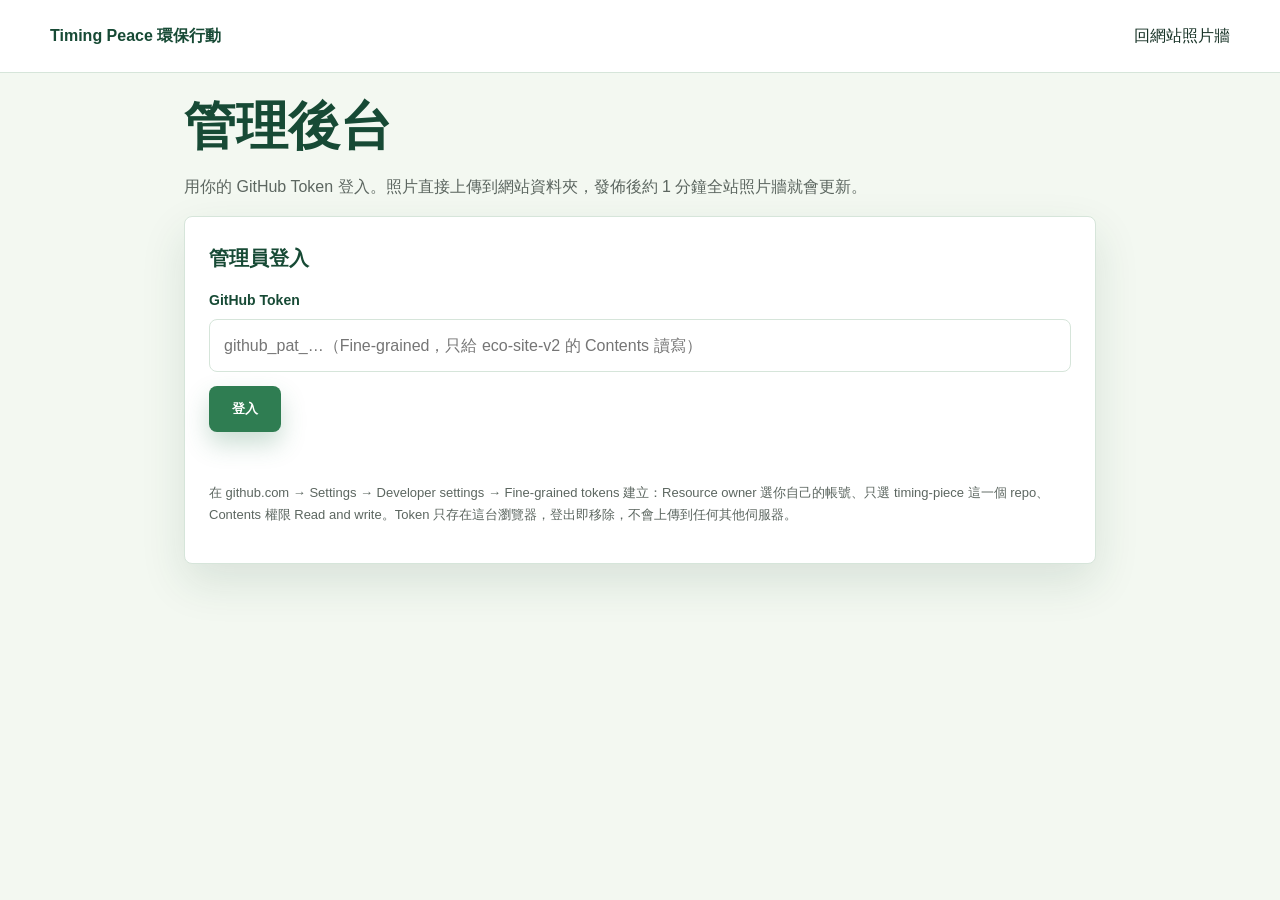
<file: admin.html>
<!DOCTYPE html>
<html lang="zh-Hant">
<head>
<meta charset="UTF-8">
<meta name="viewport" content="width=device-width, initial-scale=1.0">
<title>管理後台｜Timing Peace 環保行動</title>
<link rel="stylesheet" href="style.css">
<style>
.admin-main{max-width:960px;margin:24px auto 48px;padding:0 24px}
.admin-head h1{color:var(--forest);margin:24px 0 6px}
.admin-head p{color:#5c6660}
.admin-card{background:#fff;border:1px solid var(--line);border-radius:8px;box-shadow:var(--shadow);padding:24px;margin-bottom:20px}
.admin-card h2{color:var(--forest);font-size:20px;margin-bottom:12px}
.admin-label{display:block;font-weight:800;color:var(--forest);font-size:14px;margin:14px 0 6px}
.admin-input{width:100%;border:1px solid var(--line);border-radius:8px;padding:12px 14px;font:inherit;background:#fff;color:var(--ink)}
.admin-input:focus{outline:3px solid #b59326;outline-offset:2px;border-color:var(--leaf)}
select.admin-input{width:auto}
input[type=file].admin-input{padding:10px}
.admin-row{display:flex;gap:12px;align-items:center;border:1px solid var(--line);border-radius:8px;padding:10px}
.admin-row img{width:120px;height:90px;object-fit:cover;border-radius:6px;background:var(--mint)}
.admin-row .meta{flex:1;font-size:14px}
.admin-row .meta strong{color:var(--forest)}
.admin-msg{min-height:24px;margin-top:10px;font-weight:700}
.admin-msg.ok{color:var(--leaf)}
.admin-msg.err{color:#b3201e}
.admin-list{display:grid;gap:10px}
.small-btns{display:flex;gap:10px;margin-top:14px}
.hint{font-size:13px;color:#5c6660;margin-top:12px}
</style>
</head>
<body>
<header class="site-header" style="position:static">
  <div class="navbar">
    <a class="brand" href="index.html">Timing Peace 環保行動</a>
    <div class="nav-links"><a href="index.html#gallery">回網站照片牆</a></div>
  </div>
</header>
<main class="admin-main">
  <div class="admin-head">
    <h1>管理後台</h1>
    <p>用你的 GitHub Token 登入。照片直接上傳到網站資料夾，發佈後約 1 分鐘全站照片牆就會更新。</p>
  </div>

  <div id="login-view" class="admin-card">
    <h2>管理員登入</h2>
    <label class="admin-label" for="tok">GitHub Token</label>
    <input id="tok" class="admin-input" type="password" placeholder="github_pat_…（Fine-grained，只給 eco-site-v2 的 Contents 讀寫）" autocomplete="off">
    <div class="small-btns">
      <button class="button primary" id="login-btn" type="button">登入</button>
    </div>
    <p class="admin-msg" id="login-msg"></p>
    <p class="hint">在 github.com → Settings → Developer settings → Fine-grained tokens 建立：Resource owner 選你自己的帳號、只選 timing-piece 這一個 repo、Contents 權限 Read and write。Token 只存在這台瀏覽器，登出即移除，不會上傳到任何其他伺服器。</p>
  </div>

  <div id="admin-view" hidden>
    <div class="admin-card">
      <h2>上傳照片</h2>
      <label class="admin-label" for="file">照片檔（JPG/PNG，自動壓縮到 1400px 寬）</label>
      <input id="file" class="admin-input" type="file" accept="image/*">
      <label class="admin-label" for="cap">標題</label>
      <input id="cap" class="admin-input" type="text" placeholder="例：內湖回收日：紙箱攤平集中運">
      <label class="admin-label" for="cat">分類</label>
      <select id="cat" class="admin-input">
        <option>資源回收</option>
        <option>淨灘</option>
        <option>社區行動</option>
        <option>校園講座</option>
        <option>自然生態</option>
        <option>其他</option>
      </select>
      <label class="admin-label" for="loc">地點（可留空）</label>
      <input id="loc" class="admin-input" type="text" placeholder="例：台北市內湖區">
      <label class="admin-label" for="date">日期</label>
      <input id="date" class="admin-input" type="date">
      <div class="small-btns">
        <button class="button primary" id="up-btn" type="button">上傳並發佈</button>
        <button class="button" id="logout-btn" type="button">登出</button>
      </div>
      <p class="admin-msg" id="msg"></p>
    </div>
    <div class="admin-card">
      <h2>目前照片</h2>
      <div class="admin-list" id="list"></div>
    </div>
  </div>
</main>
<script>
const REPO='timing666xi-wq/timing-piece',API='https://api.github.com',PH='data/photos.json';
const $=(id)=>document.getElementById(id);
const token=()=>localStorage.getItem('tp_token');
const b64=(s)=>btoa(unescape(encodeURIComponent(s)));
const deb64=(s)=>decodeURIComponent(escape(atob(s.replace(/\n/g,''))));
const esc=(s)=>String(s==null?'':s).replace(/[&<>"']/g,c=>({'&':'&amp;','<':'&lt;','>':'&gt;','"':'&quot;',"'":'&#39;'}[c]));
async function api(path,opts){
  const r=await fetch(API+'/repos/'+REPO+'/contents/'+path,Object.assign({},opts,{headers:{Accept:'application/vnd.github+json','Authorization':'Bearer '+token()}}));
  return r;
}
function setMsg(el,t,ok){el.textContent=t;el.className='admin-msg '+(ok?'ok':'err');}
function show(ok){$('login-view').hidden=!ok;$('admin-view').hidden=!ok;}
async function loadList(){
  const r=await api(PH);
  if(!r.ok){setMsg($('msg'),'讀照片清單失敗：'+r.status,false);return;}
  const cc=await r.json();
  const d=JSON.parse(deb64(cc.content));
  const ps=d.photos||[];
  $('list').innerHTML=ps.length?ps.map((p,i)=>'<div class="admin-row"><img src="'+esc(p.image)+'" alt="">'+
    '<div class="meta"><strong>'+esc(p.caption)+'</strong><br>'+esc(p.category)+(p.location?'・'+esc(p.location):'')+(p.date?'・'+esc(p.date):'')+'</div>'+
    '<button class="button" type="button" data-i="'+i+'">從照片牆移除</button></div>').join(''):'<p>還沒有照片，上傳第一張吧。</p>';
  [...$('list').querySelectorAll('button')].forEach(b=>b.addEventListener('click',()=>del(+b.dataset.i)));
}
async function login(){
  const t=$('tok').value.trim();
  if(!t){setMsg($('login-msg'),'請貼上 Token',false);return;}
  localStorage.setItem('tp_token',t);
  const r=await api(PH);
  if(!r.ok){localStorage.removeItem('tp_token');setMsg($('login-msg'),'登入失敗（'+r.status+'）：Token 需對此 repo 有 Contents 讀寫權',false);return;}
  setMsg($('login-msg'),'已登入',true);show(true);loadList();
}
function scale(file){
  return new Promise(res=>{
    const img=new Image();
    img.onload=()=>{
      const w=Math.min(1400,img.width),h=Math.round(img.height*w/img.width);
      const c=document.createElement('canvas');c.width=w;c.height=h;
      c.getContext('2d').drawImage(img,0,0,w,h);
      res(c.toDataURL('image/jpeg',0.82).split(',')[1]);
      URL.revokeObjectURL(img.src);
    };
    img.onerror=()=>res(null);
    img.src=URL.createObjectURL(file);
  });
}
async function upload(){
  const f=$('file').files[0];
  if(!f){setMsg($('msg'),'請先選照片',false);return;}
  const cap=$('cap').value.trim();
  if(!cap){setMsg($('msg'),'請填標題',false);return;}
  setMsg($('msg'),'處理中…',true);
  const b=await scale(f);
  if(!b){setMsg($('msg'),'讀圖失敗，換一張 JPG/PNG',false);return;}
  const name='p'+Date.now()+'.jpg';
  const r1=await api('images/'+name,{method:'POST',body:JSON.stringify({message:'新增照片 '+cap,data:b})});
  if(!r1.ok){setMsg($('msg'),'上傳失敗：'+r1.status+' '+(await r1.text()).slice(0,120),false);return;}
  const c=await api(PH);const cc=await c.json();
  const d=JSON.parse(deb64(cc.content));
  d.photos.unshift({image:'images/'+name,caption:cap,category:$('cat').value,location:$('loc').value.trim(),date:$('date').value});
  const r2=await api(PH,{method:'PUT',body:JSON.stringify({message:'更新照片牆',sha:cc.sha,data:b64(JSON.stringify(d,null,2))})});
  if(!r2.ok){setMsg($('msg'),'清單更新失敗：'+r2.status,false);return;}
  setMsg($('msg'),'已發佈「'+cap+'」，網站約 1 分鐘後更新',true);
  $('file').value='';$('cap').value='';$('loc').value='';
  loadList();
}
async function del(i){
  const c=await api(PH);const cc=await c.json();
  const d=JSON.parse(deb64(cc.content));
  const p=d.photos.splice(i,1)[0];
  const r=await api(PH,{method:'PUT',body:JSON.stringify({message:'移除照片 '+p.caption,sha:cc.sha,data:b64(JSON.stringify(d,null,2))})});
  setMsg($('msg'),r.ok?('已從照片牆移除（檔案 '+p.image+' 留在 repo，要徹底刪請到 GitHub 刪檔）'):'移除失敗 '+r.status,r.ok);
  loadList();
}
$('login-btn').addEventListener('click',login);
$('up-btn').addEventListener('click',upload);
$('logout-btn').addEventListener('click',()=>{localStorage.removeItem('tp_token');show(false);$('tok').value='';});
if(token()){show(true);loadList();}
$('date').valueAsDate=new Date();
</script>
</body>
</html>
</file>
<file: style.css>
:root{
  --forest:#174a35; --leaf:#2f7d52; --mint:#dcefe3; --sage:#f3f8f1;
  --earth:#8a6f45; --ink:#183327; --muted:#60756b; --white:#fff; --line:#d6e5da;
  --paper:#ffffff; --plastic:#f4c531; --metal:#2b6cb0; --glass:#2f9e44; --other:#805ad5;
  --shadow:0 18px 45px rgba(23,74,53,.12);
}
*{box-sizing:border-box}
html{scroll-behavior:smooth;scroll-padding-top:92px}
body{margin:0;font-family:Arial,"Microsoft JhengHei","PingFang TC",sans-serif;background:var(--sage);color:var(--ink);line-height:1.7}
a{color:inherit;text-decoration:none}
h1,h2,h3{margin-top:0}
/* header */
.site-header{position:sticky;top:0;z-index:10;background:rgba(255,255,255,.96);border-bottom:1px solid var(--line);backdrop-filter:blur(14px)}
.navbar{width:min(1180px,calc(100% - 40px));min-height:72px;margin:0 auto;display:flex;align-items:center;justify-content:space-between;gap:16px}
.brand{display:inline-flex;align-items:center;gap:10px;font-weight:800;color:var(--forest)}
.brand-mark{width:36px;height:36px;display:inline-grid;place-items:center;border-radius:50%;background:var(--forest);color:#fff}
.nav-menu{margin:0;padding:0;display:flex;gap:20px;list-style:none;color:var(--muted);font-size:14px;font-weight:700}
.nav-menu a:hover{color:var(--leaf)}
.nav-cta{min-height:46px;display:inline-flex;align-items:center;border-radius:8px;padding:10px 16px;background:var(--leaf);color:#fff;font-weight:800;border:1px solid transparent;cursor:pointer}
.nav-cta:hover{background:var(--forest)}
.nav-toggle{width:42px;height:42px;display:none;border:1px solid var(--line);border-radius:8px;background:#fff;padding:9px;cursor:pointer}
.nav-toggle span{display:block;height:2px;margin:5px 0;background:var(--forest);border-radius:999px}
/* hero */
.hero{min-height:560px;display:flex;align-items:center;background:linear-gradient(90deg,rgba(23,74,53,.94),rgba(23,74,53,.7),rgba(47,125,82,.45)),radial-gradient(circle at 85% 20%,rgba(244,197,49,.25),transparent 45%);color:#fff}
.hero-inner{width:min(1180px,calc(100% - 40px));margin:0 auto;padding:64px 0;display:grid;grid-template-columns:1.2fr 1fr;gap:40px;align-items:center}
.eyebrow{margin:0 0 12px;color:#cdebd2;font-size:14px;font-weight:800}
h1{font-size:52px;line-height:1.15;margin-bottom:18px}
.hero-text{max-width:620px;margin-bottom:26px;color:rgba(255,255,255,.9);font-size:18px}
.hero-actions{display:flex;gap:14px;flex-wrap:wrap}
.button{min-height:46px;display:inline-flex;align-items:center;justify-content:center;border-radius:8px;padding:12px 22px;font-weight:800;cursor:pointer;border:1px solid transparent;transition:transform .2s}
.button:hover{transform:translateY(-2px)}
.button.primary{background:var(--leaf);color:#fff;box-shadow:0 12px 24px rgba(47,125,82,.25)}
.button.primary:hover{background:var(--forest)}
.button.ghost{border-color:rgba(255,255,255,.65);color:#fff;background:rgba(255,255,255,.12)}
/* 五桶插畫 */
.bins{display:flex;gap:12px;flex-wrap:wrap;justify-content:center}
.bin{width:96px;text-align:center}
.bin-lid{height:14px;border-radius:10px 10px 3px 3px;margin-bottom:2px}
.bin-body{height:110px;border-radius:6px;display:grid;place-items:center;color:#fff;font-weight:900;font-size:24px;box-shadow:var(--shadow)}
.bin-label{font-size:13px;font-weight:800;margin-top:6px;color:#fff}
.bin.paper .bin-lid{background:#c9c9c9}.bin.paper .bin-body{background:#fff;color:#333;border:2px solid #c9c9c9}
.bin.plastic .bin-lid{background:#d9a817}.bin.plastic .bin-body{background:var(--plastic);color:#4a3300}
.bin.metal .bin-lid{background:#1d4f7e}.bin.metal .bin-body{background:var(--metal)}
.bin.glass .bin-lid{background:#227332}.bin.glass .bin-body{background:var(--glass)}
.bin.other .bin-lid{background:#5c3ea9}.bin.other .bin-body{background:var(--other)}
/* sections */
.section{width:min(1180px,calc(100% - 40px));margin:0 auto;padding:80px 0}
.section-heading{max-width:720px;margin:0 auto 34px;text-align:center}
.section-heading h2{color:var(--forest);font-size:36px;margin-bottom:12px}
.section-heading p{color:var(--muted)}
/* 分類卡 */
.guide-grid{display:grid;grid-template-columns:repeat(auto-fit,minmax(200px,1fr));gap:18px}
.guide-card{border:1px solid var(--line);border-radius:8px;background:#fff;overflow:hidden;box-shadow:var(--shadow)}
.guide-head{padding:12px 16px;font-weight:900;display:flex;align-items:center;gap:10px}
.guide-head .dot{width:18px;height:18px;border-radius:4px;border:1px solid rgba(0,0,0,.25)}
.guide-body{padding:16px;font-size:14px}
.guide-body h3{font-size:16px;color:var(--forest);margin-bottom:6px}
.guide-body ul{margin:0 0 10px;padding-left:18px}
.guide-body .no li{list-style:square}
.guide-tip{border-top:1px dashed var(--line);padding-top:10px;color:var(--muted);font-size:13px}
.guide-paper .guide-head{color:#333}.guide-paper .dot{background:#fff}
.guide-plastic .guide-head{color:#4a3300}.guide-plastic .dot{background:var(--plastic)}
.guide-metal .guide-head{background:var(--metal);color:#fff}.guide-metal .dot{background:var(--metal)}
.guide-glass .guide-head{background:var(--glass);color:#fff}.guide-glass .dot{background:var(--glass)}
.guide-other .guide-head{background:var(--other);color:#fff}.guide-other .dot{background:var(--other)}
/* 四碼查詢 */
.codes-section{background:var(--forest);color:#fff}
.codes-inner{width:min(1180px,calc(100% - 40px));margin:0 auto;padding:76px 0;display:grid;grid-template-columns:1fr 1fr;gap:44px;align-items:center}
.codes-inner h2{font-size:34px;margin-bottom:12px}
.codes-inner p{opacity:.88}
.code-explain{display:flex;gap:10px;flex-wrap:wrap;margin-top:18px}
.chip{padding:8px 14px;border-radius:999px;background:rgba(255,255,255,.14);border:1px solid rgba(255,255,255,.3);font-weight:800;font-size:14px;cursor:pointer}
.chip:hover{background:rgba(255,255,255,.28)}
.code-card{background:#fff;color:var(--ink);border-radius:8px;padding:26px;box-shadow:var(--shadow)}
.code-input{width:100%;border:2px solid var(--line);border-radius:8px;padding:14px 16px;font:inherit;font-size:18px;font-weight:800;color:var(--forest)}
.code-input:focus{outline:3px solid #b59326;outline-offset:2px;border-color:var(--leaf)}
.code-result{margin-top:16px;min-height:120px}
.code-result .cr-head{display:flex;align-items:center;gap:10px;font-size:20px;font-weight:900;color:var(--forest)}
.code-result .cr-bin{width:44px;height:44px;border-radius:8px;display:inline-grid;place-items:center;color:#fff;font-size:12px;font-weight:900}
.code-result p{font-size:14px;color:var(--muted);margin:6px 0}
.code-result .cr-code{font-size:14px;color:var(--ink)}
/* 數據 */
.stats-grid{display:grid;grid-template-columns:repeat(4,1fr);gap:16px}
.stat-item{min-height:130px;padding:22px;border:1px solid var(--line);border-radius:8px;background:#fff;box-shadow:var(--shadow)}
.stat-item strong{display:block;font-size:32px;color:var(--forest);line-height:1.2}
.stat-item span{color:var(--muted);font-size:14px}
/* 活動 */
.event-grid{display:grid;grid-template-columns:repeat(3,1fr);gap:18px}
.event-card{border:1px solid var(--line);border-radius:8px;background:#fff;box-shadow:var(--shadow);padding:20px}
.event-date{width:56px;height:56px;border-radius:8px;background:var(--forest);color:#fff;display:grid;place-items:center;font-weight:900;margin-bottom:12px;line-height:1.1;text-align:center}
.event-card h3{font-size:18px;color:var(--forest);margin-bottom:6px}
.event-card p{font-size:14px;color:var(--muted)}
.event-card .button{margin-top:12px;padding:8px 16px;min-height:38px}
/* 清單 */
.checklist{display:grid;grid-template-columns:1fr 1fr;gap:12px}
.check-item{display:flex;gap:10px;align-items:flex-start;background:#fff;border:1px solid var(--line);border-radius:8px;padding:14px;font-size:15px}
.check-item input{width:18px;height:18px;margin-top:2px;accent-color:var(--leaf)}
.progress{margin-top:20px}
.progress-bar{height:12px;border-radius:999px;background:var(--mint);overflow:hidden}
.progress-fill{height:100%;width:0;background:var(--leaf);transition:width .3s}
.progress p{font-size:14px;color:var(--muted)}
/* CTA band */
.cta-band{background:linear-gradient(90deg,rgba(23,74,53,.94),rgba(47,125,82,.8));color:#fff}
.cta-inner{width:min(960px,calc(100% - 40px));margin:0 auto;padding:70px 0;text-align:center}
.cta-inner h2{font-size:32px;margin-bottom:14px}
.cta-inner p{opacity:.88;margin-bottom:22px}
/* footer */
.site-footer{background:#102c20;color:rgba(255,255,255,.82)}
.footer-grid{width:min(1180px,calc(100% - 40px));margin:0 auto;padding:56px 0 20px;display:grid;grid-template-columns:2fr 1fr 1fr 1.5fr;gap:32px;font-size:14px}
.site-footer h3{color:#fff;font-size:16px;margin-bottom:10px}
.site-footer ul{list-style:none;margin:0;padding:0}
.site-footer li{margin-bottom:8px}
.site-footer a:hover{color:#cdebd2}
.footer-bottom{border-top:1px solid rgba(255,255,255,.15);padding:18px 20px;text-align:center}
@media(max-width:860px){
 .nav-toggle{display:block}
 .nav-menu{position:fixed;inset:72px 0 auto 0;display:none;flex-direction:column;background:#fff;padding:14px 20px;border-bottom:1px solid var(--line);box-shadow:var(--shadow)}
 .nav-menu.is-open{display:flex}
 .nav-menu a{display:block;padding:12px 0}
 .nav-cta{display:none}
 .hero-inner,.codes-inner{grid-template-columns:1fr}
 .stats-grid{grid-template-columns:1fr 1fr}
 .event-grid{grid-template-columns:1fr}
 .checklist{grid-template-columns:1fr}
 .footer-grid{grid-template-columns:1fr 1fr}
 .contact-layout{grid-template-columns:1fr}
 h1{font-size:34px}
}

/* 成品站補強 */
.sr-only{position:absolute;width:1px;height:1px;padding:0;margin:-1px;overflow:hidden;clip:rect(0 0 0 0);white-space:nowrap;border:0}
.site-header.is-scrolled{box-shadow:0 6px 24px rgba(23,74,53,.15)}
.nav-menu a[aria-current="location"]{color:var(--forest)}
.contact-layout{display:grid;grid-template-columns:1fr 1.5fr;gap:32px;align-items:start}
.contact-card{background:#fff;border:1px solid var(--line);border-radius:8px;padding:24px;box-shadow:var(--shadow)}
.contact-card h3{color:var(--forest);margin-bottom:8px}
.contact-card a{color:var(--leaf);font-weight:700}
.contact-form label{display:block;font-weight:800;color:var(--forest);font-size:14px;margin:14px 0 6px}
.contact-form input,.contact-form textarea{width:100%;border:1px solid var(--line);border-radius:8px;padding:12px 14px;font:inherit;background:#fff;color:var(--ink)}
.contact-form input:focus,.contact-form textarea:focus{outline:3px solid #b59326;outline-offset:2px;border-color:var(--leaf)}
.contact-form .button{margin-top:18px}
.photo-grid{display:grid;grid-template-columns:repeat(3,1fr);gap:20px}
.photo-card{margin:0;background:#fff;border:1px solid var(--line);border-radius:8px;overflow:hidden;box-shadow:var(--shadow)}
.photo-card img{width:100%;aspect-ratio:4/3;object-fit:cover;display:block}
.photo-card figcaption{padding:12px 16px}
.photo-cap{font-weight:800;color:var(--forest);font-size:15px;margin-bottom:4px}
.photo-meta{color:#5c6660;font-size:13px}
.photo-empty{background:#fff;border:2px dashed var(--line);border-radius:8px;padding:32px;text-align:center;color:#5c6660}
.photo-empty a{color:var(--leaf);font-weight:700}
@media(max-width:860px){.photo-grid{grid-template-columns:1fr 1fr}}
@media(max-width:560px){.photo-grid{grid-template-columns:1fr}}
</file>
